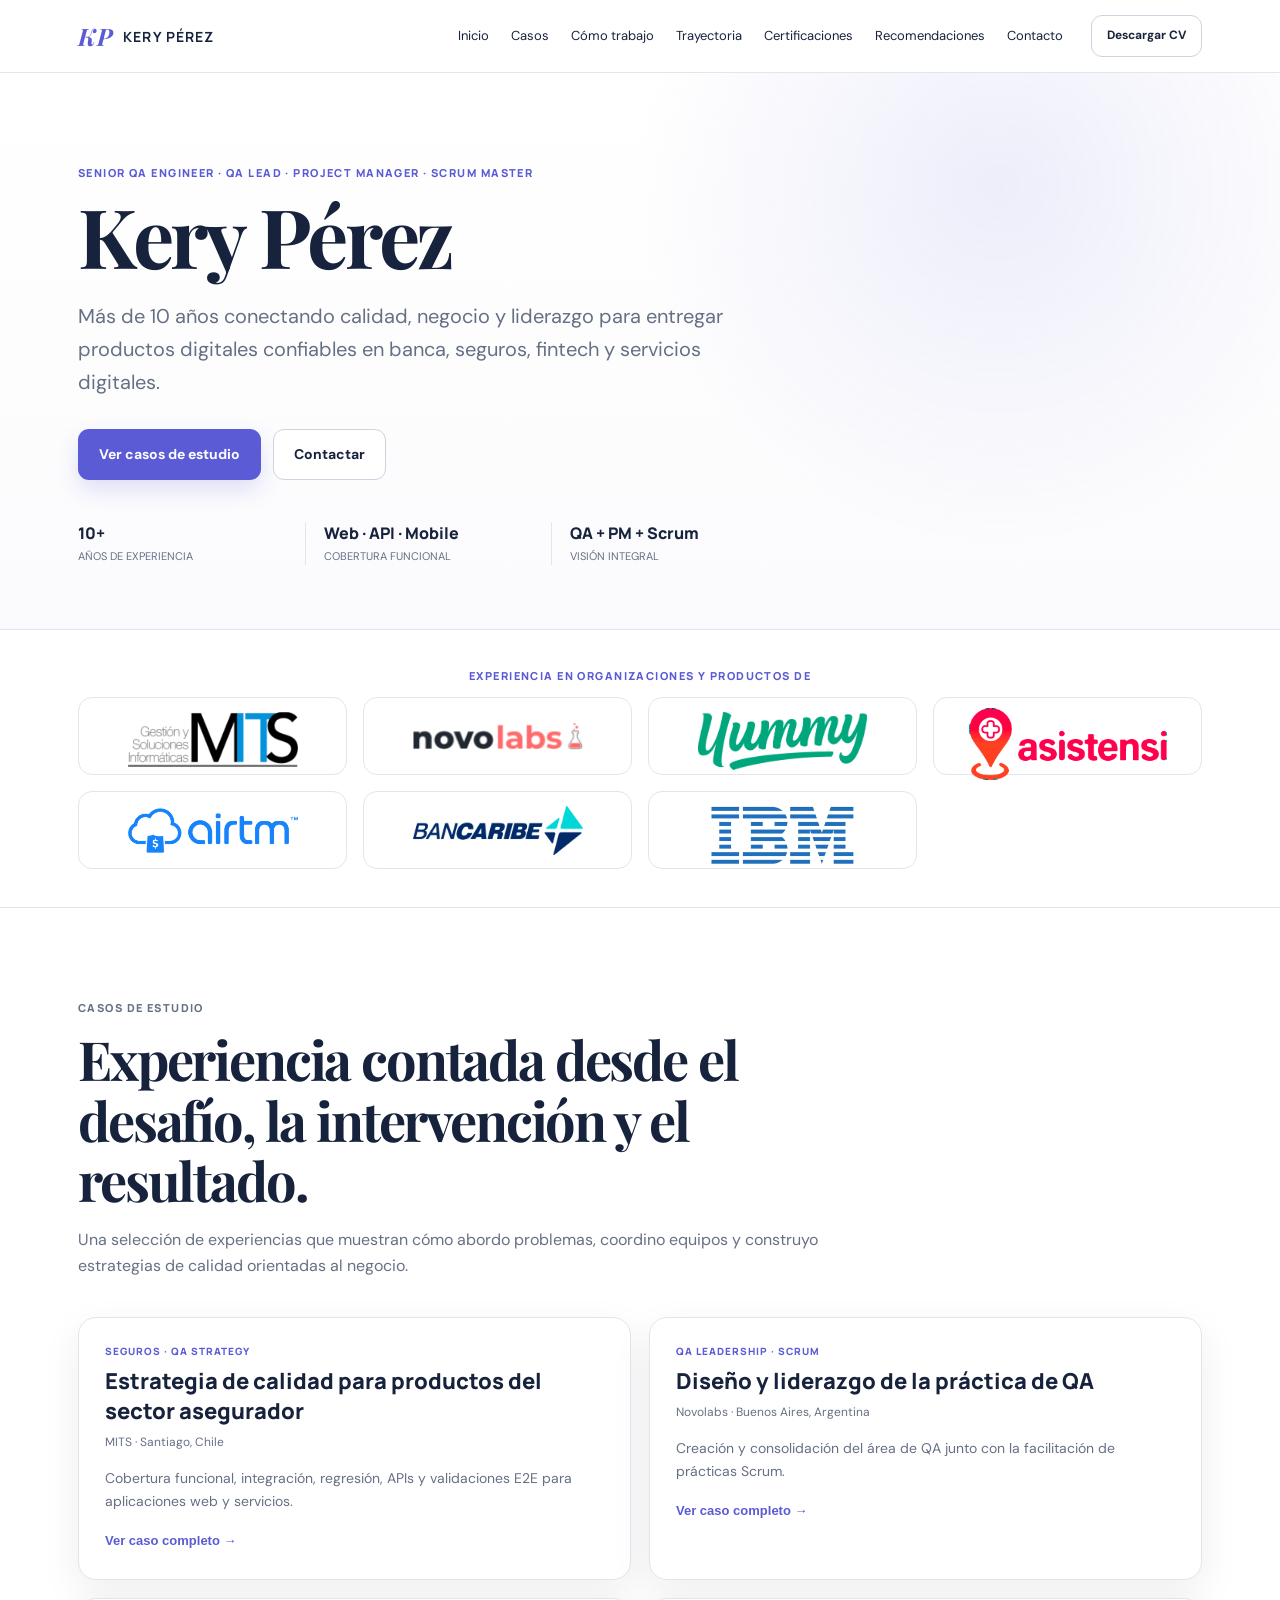
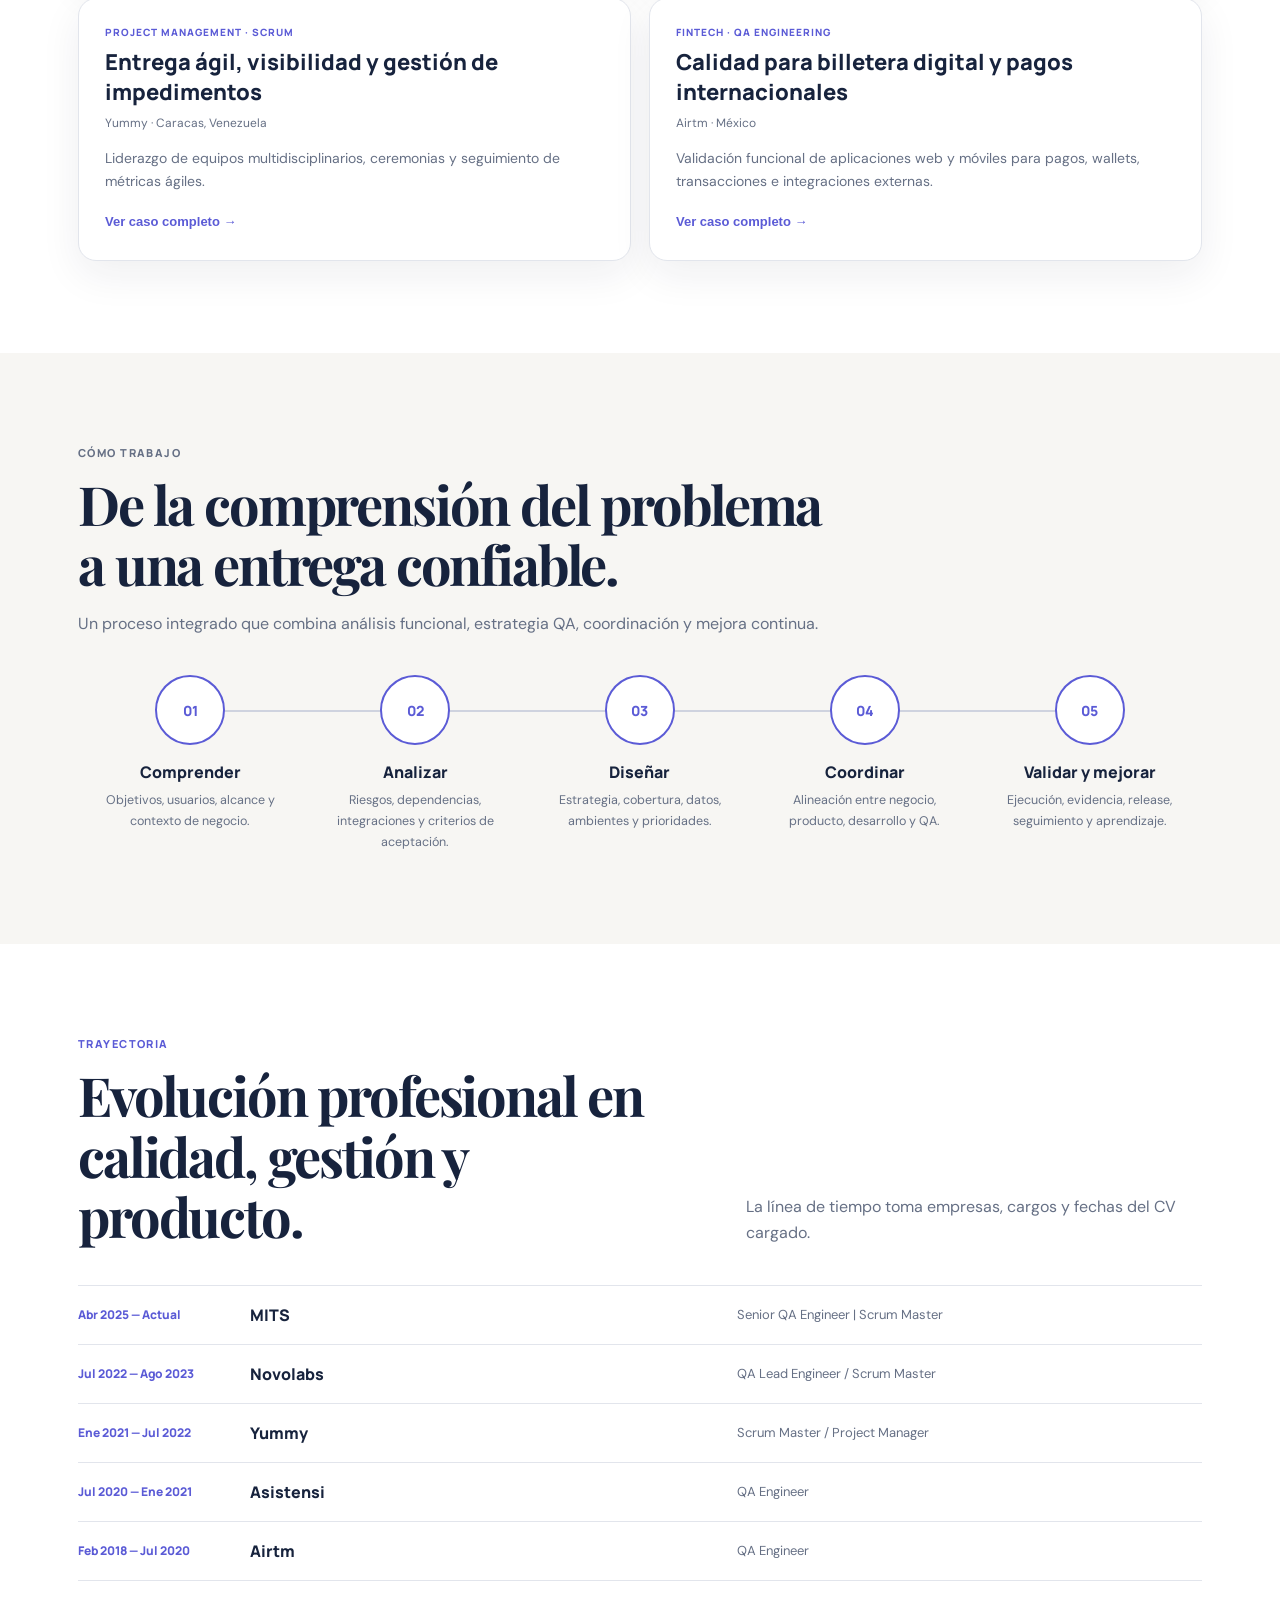
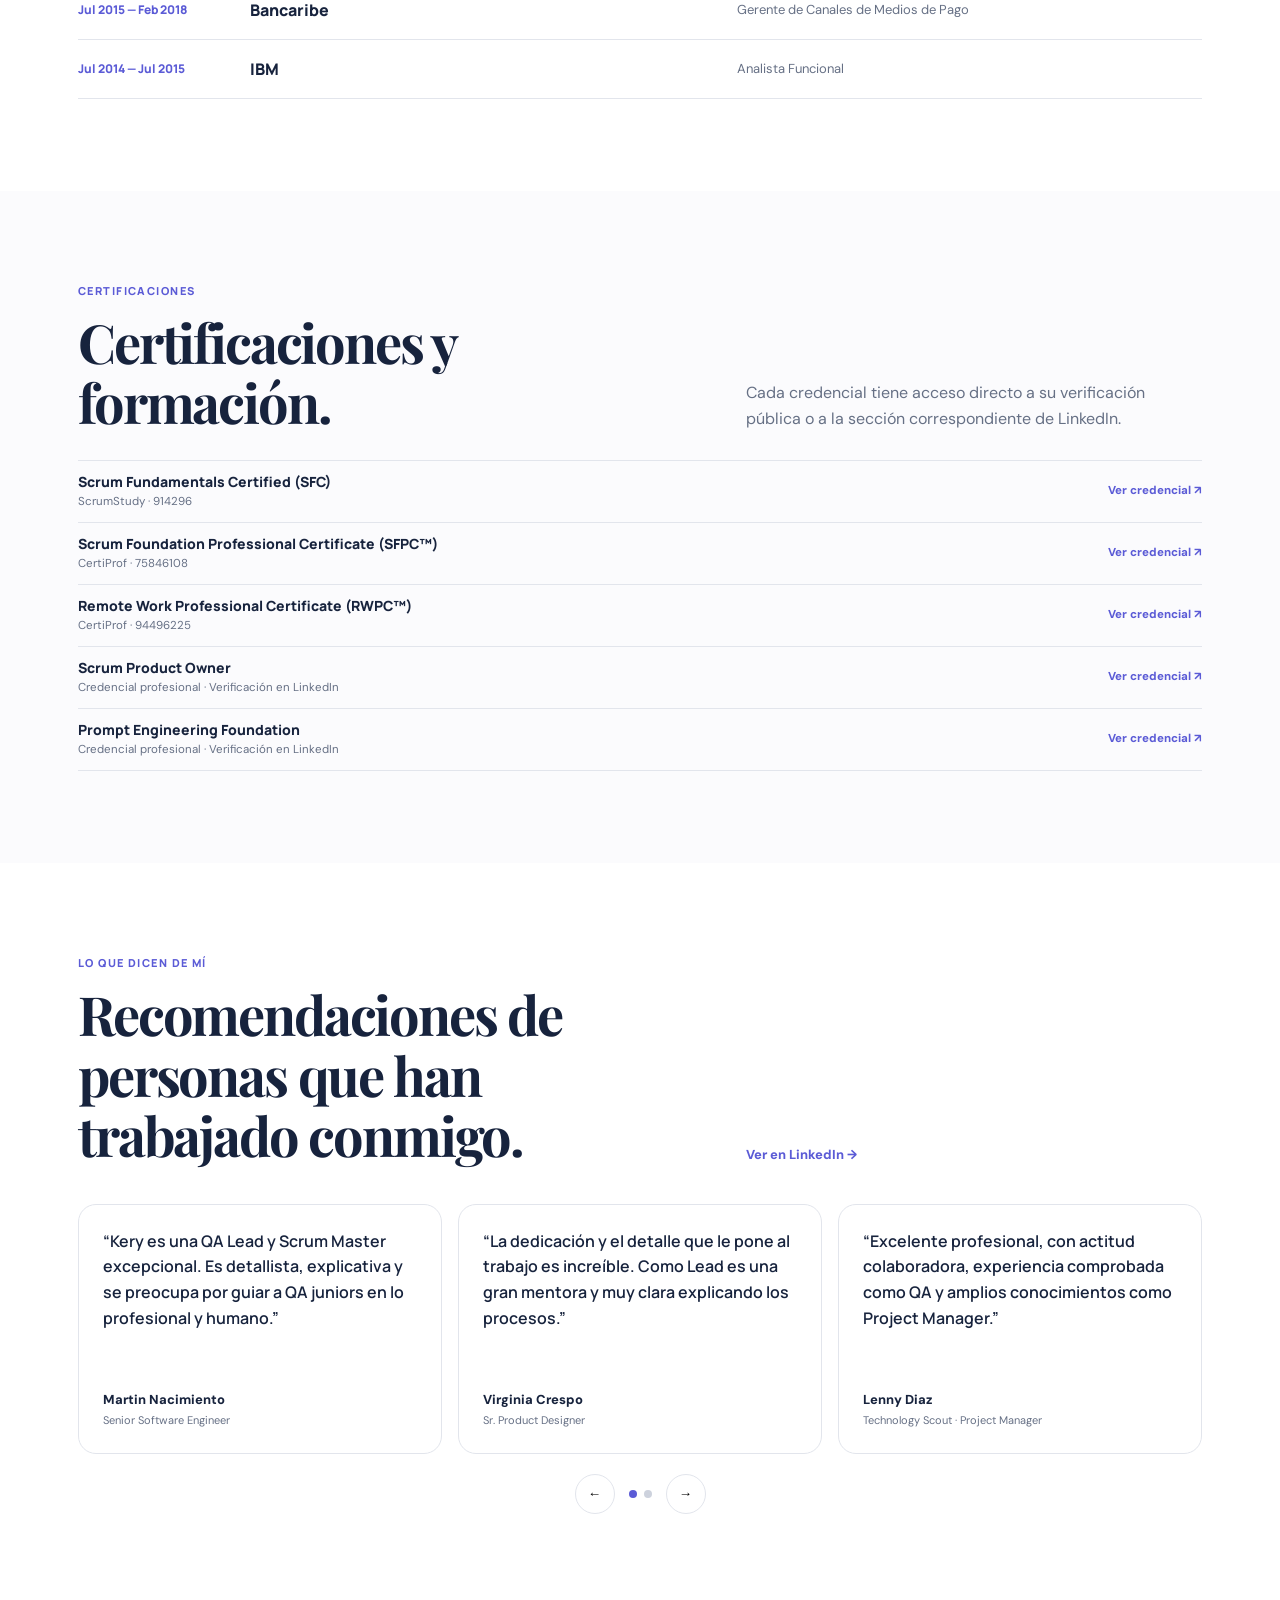
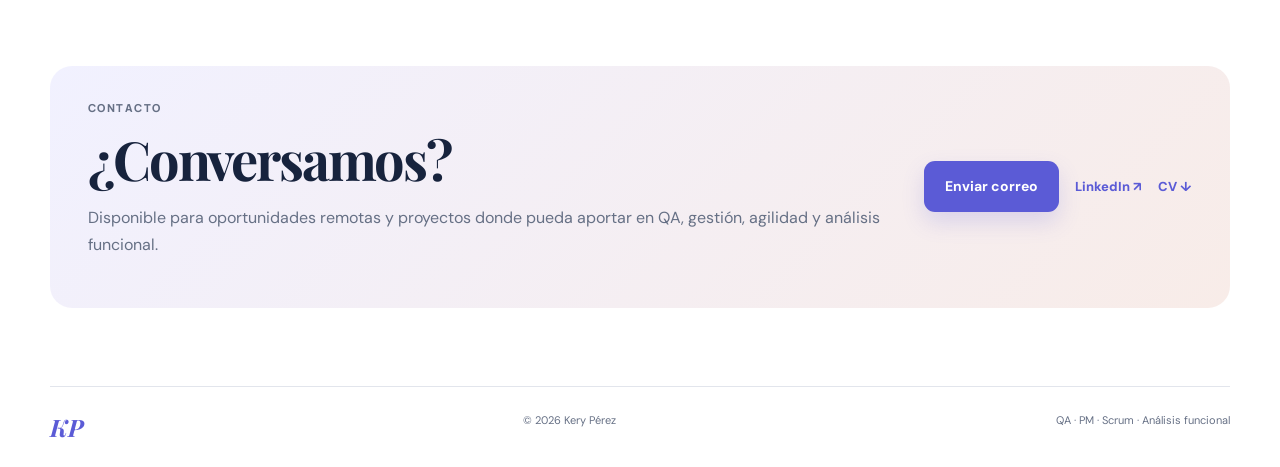
<file: index.html>
<!DOCTYPE html>
<html lang="es">
<head>
  <meta charset="UTF-8">
  <meta name="viewport" content="width=device-width, initial-scale=1.0">

  <title>Kery Pérez — QA Leadership · Project Management · Scrum</title>

  <meta
    name="description"
    content="Portafolio profesional de Kery Pérez: QA Leadership, Project Management, Scrum y análisis funcional para banca, seguros y fintech."
  >

  <link rel="preconnect" href="https://fonts.googleapis.com">
  <link rel="preconnect" href="https://fonts.gstatic.com" crossorigin>

  <link
    href="https://fonts.googleapis.com/css2?family=DM+Sans:wght@400;500;600;700&family=Manrope:wght@500;600;700;800&family=Playfair+Display:wght@600;700&display=swap"
    rel="stylesheet"
  >

  <link rel="stylesheet" href="assets/css/styles.css">
</head>

<body>

<header class="site-header">
  <div class="wrap nav">

    <a class="brand" href="#inicio">
      <span class="brand-mark">KP</span>
      <span>Kery Pérez</span>
    </a>

    <button
      class="nav-toggle"
      id="navToggle"
      aria-label="Abrir menú"
      type="button"
    >
      ☰
    </button>

    <nav class="nav-links" id="navLinks" aria-label="Navegación principal">
      <a href="#inicio">Inicio</a>
      <a href="#casos">Casos</a>
      <a href="#metodo">Cómo trabajo</a>
      <a href="#trayectoria">Trayectoria</a>
      <a href="#certificaciones">Certificaciones</a>
      <a href="#recomendaciones">Recomendaciones</a>
      <a href="#contacto">Contacto</a>
    </nav>

    <a
      class="btn btn-outline nav-cv"
      href="assets/docs/CV_Kery_Perez_2026.pdf"
      download
    >
      Descargar CV
    </a>

  </div>
</header>

<main>

  <!-- HERO -->
  <section class="hero" id="inicio">
    <div class="wrap hero-content">

      <div>
        <p class="eyebrow">
          Senior QA Engineer · QA Lead · Project Manager · Scrum Master
        </p>

        <h1>Kery Pérez</h1>

        <p class="hero-lede">
          Más de 10 años conectando calidad, negocio y liderazgo para entregar
          productos digitales confiables en banca, seguros, fintech y servicios
          digitales.
        </p>

        <div class="hero-actions">
          <a class="btn btn-primary" href="#casos">
            Ver casos de estudio
          </a>

          <a class="btn btn-secondary" href="#contacto">
            Contactar
          </a>
        </div>

        <div class="stats">

          <div>
            <strong>10+</strong>
            <span>Años de experiencia</span>
          </div>

          <div>
            <strong>Web · API · Mobile</strong>
            <span>Cobertura funcional</span>
          </div>

          <div>
            <strong>QA + PM + Scrum</strong>
            <span>Visión integral</span>
          </div>

        </div>
      </div>

    </div>
  </section>

  <!-- EMPRESAS -->
  <section class="company-section">
    <div class="wrap">

      <p class="section-label center">
        Experiencia en organizaciones y productos de
      </p>

      <div class="company-grid" id="companyGrid"></div>

    

    </div>
  </section>

  <!-- CASOS DE ESTUDIO -->
  <section class="section" id="casos">
  <div class="wrap">

    <div class="section-head cases-heading">
      <p class="section-label">Casos de estudio</p>

      <h2>
        Experiencia contada desde el desafío,
        la intervención y el resultado.
      </h2>

      <p class="cases-intro">
        Una selección de experiencias que muestran cómo abordo problemas,
        coordino equipos y construyo estrategias de calidad orientadas al negocio.
      </p>
    </div>

    <div class="case-grid" id="caseGrid"></div>

  </div>
</section>
  <!-- CÓMO TRABAJO -->
  <section class="section method-section" id="metodo">
    <div class="wrap">

      <div class="section-head">

        <p class="section-label">Cómo trabajo</p>

        <h2>
          De la comprensión del problema a una entrega confiable.
        </h2>

        <p>
          Un proceso integrado que combina análisis funcional, estrategia QA,
          coordinación y mejora continua.
        </p>

      </div>

      <div class="method-flow" id="methodFlow"></div>

    </div>
  </section>

  <!-- TRAYECTORIA -->
  <section class="section" id="trayectoria">
    <div class="wrap">

      <div class="section-head split">

        <div>
          <p class="section-label">Trayectoria</p>

          <h2>
            Evolución profesional en calidad, gestión y producto.
          </h2>
        </div>

        <p>
          La línea de tiempo toma empresas, cargos y fechas del CV cargado.
        </p>

      </div>

      <div class="timeline" id="timeline"></div>

    </div>
  </section>

  <!--
    CONTENEDOR OCULTO REQUERIDO POR EL JAVASCRIPT.
    No se muestra en pantalla, pero evita que app.js se detenga
    cuando intenta cargar los recursos.
  -->
  <div id="libraryGrid" hidden></div>

  <!-- CERTIFICACIONES -->
  <section
    class="section certification-section"
    id="certificaciones"
  >
    <div class="wrap">

      <div class="section-head split">

        <div>
          <p class="section-label">Certificaciones</p>

          <h2>
            Certificaciones y formación.
          </h2>
        </div>

        <p>
          Cada credencial tiene acceso directo a su verificación pública o a la
          sección correspondiente de LinkedIn.
        </p>

      </div>

      <div
        class="certification-list"
        id="certificationList"
      ></div>

    </div>
  </section>

  <!-- RECOMENDACIONES -->
  <section class="section" id="recomendaciones">
    <div class="wrap">

      <div class="section-head split">

        <div>
          <p class="section-label">Lo que dicen de mí</p>

          <h2>
            Recomendaciones de personas que han trabajado conmigo.
          </h2>
        </div>

        <a
          class="text-link"
          href="https://www.linkedin.com/in/kandreinaperez/details/recommendations/"
          target="_blank"
          rel="noopener noreferrer"
        >
          Ver en LinkedIn →
        </a>

      </div>

      <div class="carousel">
        <div
          class="recommendation-track"
          id="recommendationTrack"
        ></div>
      </div>

      <div class="carousel-controls">

        <button
          id="prevRec"
          aria-label="Recomendación anterior"
          type="button"
        >
          ←
        </button>

        <div id="recDots"></div>

        <button
          id="nextRec"
          aria-label="Siguiente recomendación"
          type="button"
        >
          →
        </button>

      </div>

    </div>
  </section>

  <!-- CONTACTO -->
  <section class="contact-section" id="contacto">
    <div class="wrap contact-card">

      <div>
        <p class="section-label">Contacto</p>

        <h2>¿Conversamos?</h2>

        <p>
          Disponible para oportunidades remotas y proyectos donde pueda aportar
          en QA, gestión, agilidad y análisis funcional.
        </p>
      </div>

      <div class="contact-actions">

        <a
          class="btn btn-primary"
          href="mailto:kery.aph@gmail.com"
        >
          Enviar correo
        </a>

        <a
          class="text-link"
          href="https://www.linkedin.com/in/kandreinaperez/"
          target="_blank"
          rel="noopener noreferrer"
        >
          LinkedIn ↗
        </a>

        <a
          class="text-link"
          href="assets/docs/CV_Kery_Perez_2026.pdf"
          download
        >
          CV ↓
        </a>

      </div>

    </div>
  </section>

</main>

<footer>
  <div class="wrap footer-inner">

    <span class="brand-mark">KP</span>

    <span>© 2026 Kery Pérez</span>

    <span>
      QA · PM · Scrum · Análisis funcional
    </span>

  </div>
</footer>

<script src="assets/js/data.js"></script>
<script src="assets/js/app.js"></script>

</body>
</html>
</file>
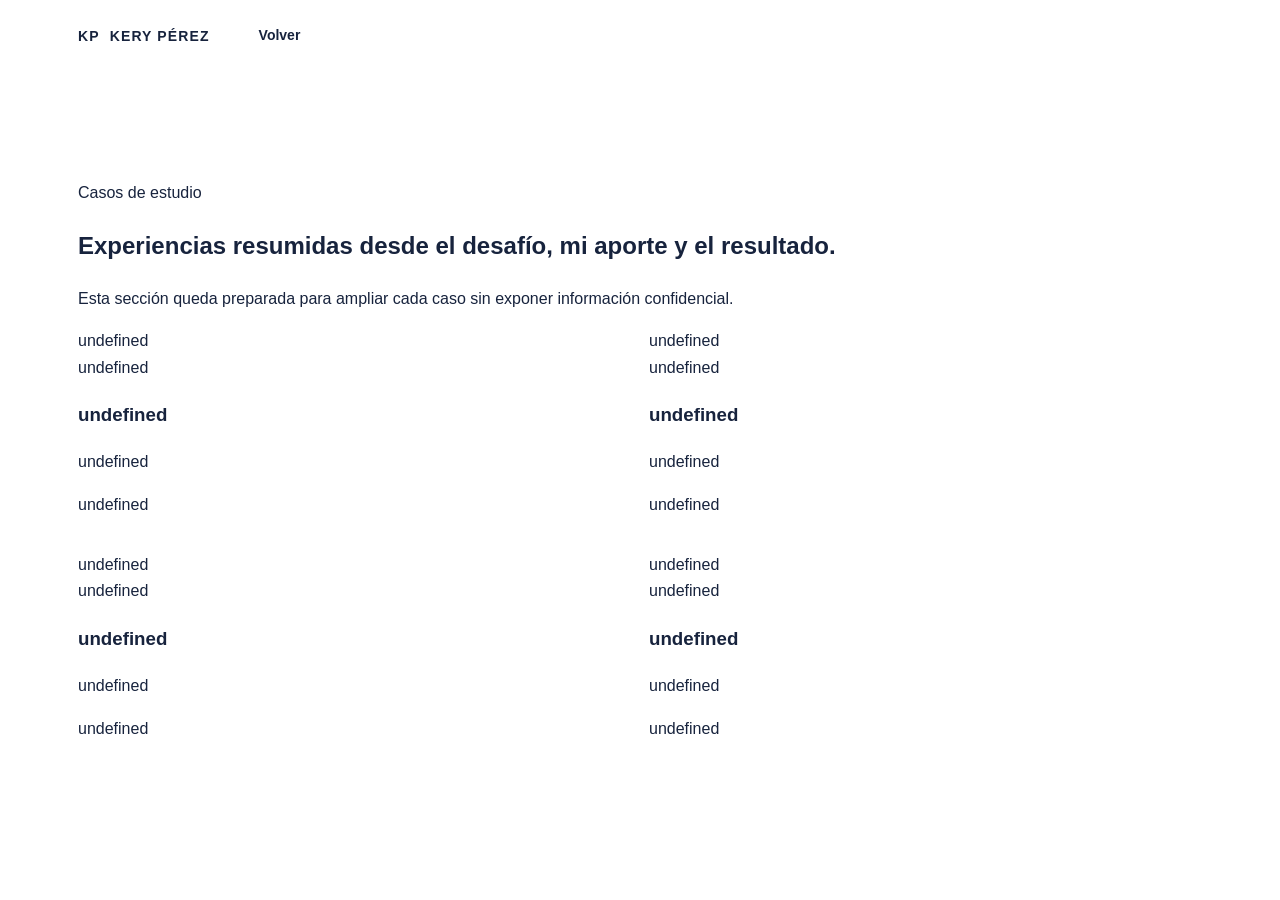
<file: projects/index.html>
<!doctype html><html lang="es"><head><meta charset="utf-8"><meta name="viewport" content="width=device-width,initial-scale=1"><title>Casos — Kery Pérez</title><link rel="stylesheet" href="../assets/css/styles.css"></head><body><header class="header"><div class="wrap nav"><a class="brand" href="../index.html"><span>KP</span>Kery Pérez</a><a class="btn outline" href="../index.html">Volver</a></div></header><main class="section"><div class="wrap"><p class="label">Casos de estudio</p><div class="head"><h2>Experiencias resumidas desde el desafío, mi aporte y el resultado.</h2><p>Esta sección queda preparada para ampliar cada caso sin exponer información confidencial.</p></div><div class="case-grid" id="cases"></div></div></main><script src="../assets/js/data.js"></script><script>document.querySelector('#cases').innerHTML=DATA.cases.map(x=>`<article class="card"><div class="icon">${x[0]}</div><div class="category">${x[1]}</div><h3>${x[2]}</h3><div class="client">${x[3]}</div><p>${x[4]}</p></article>`).join('')</script></body></html>
</file>
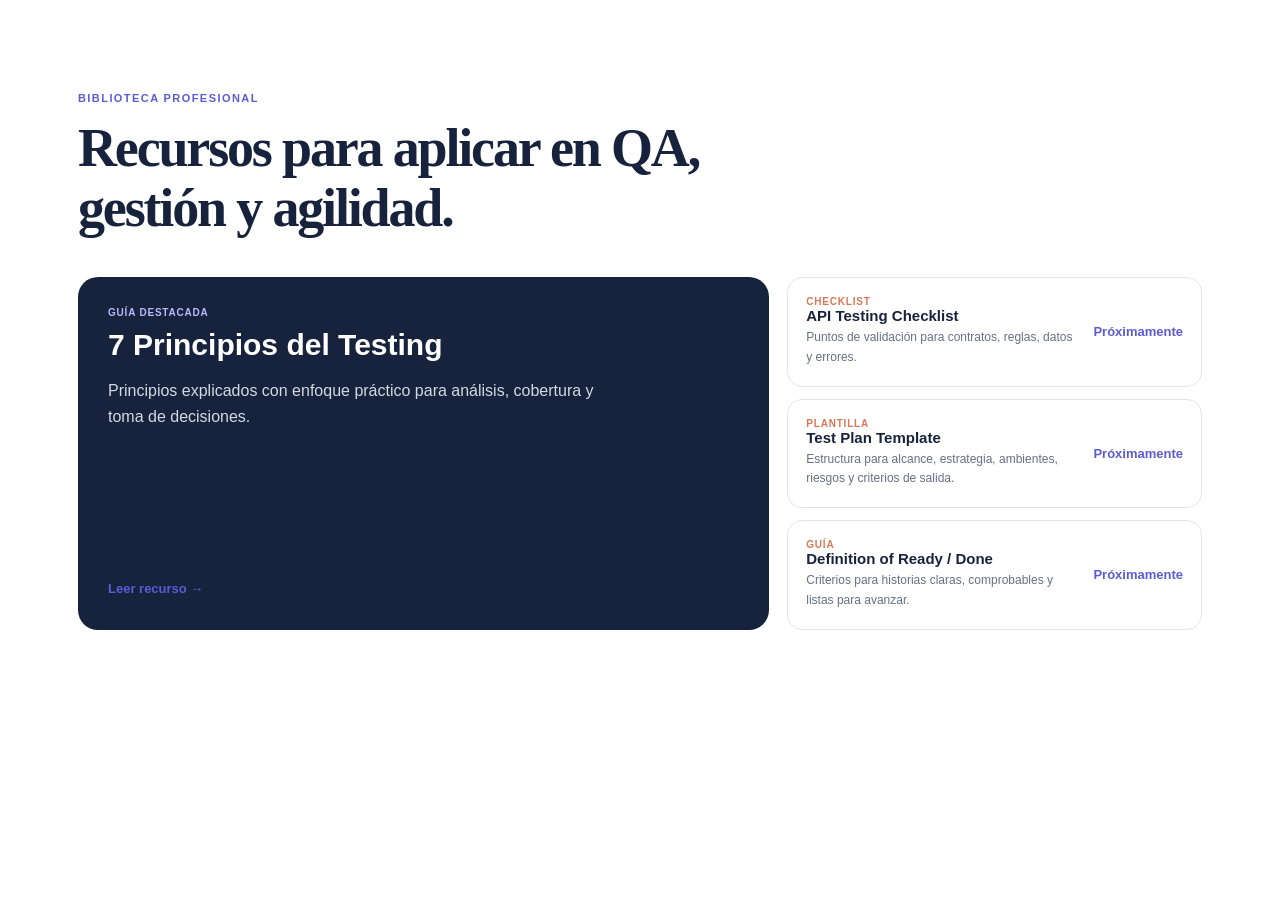
<file: resources/index.html>
<!doctype html><html lang="es"><head><meta charset="utf-8"><meta name="viewport" content="width=device-width,initial-scale=1"><title>Biblioteca profesional — Kery Pérez</title><link rel="stylesheet" href="../assets/css/styles.css"></head><body><main class="section"><div class="wrap"><p class="section-label">Biblioteca profesional</p><div class="section-head"><h2>Recursos para aplicar en QA, gestión y agilidad.</h2></div><div class="library-layout" id="libraryGrid"></div></div></main><script src="../assets/js/data.js"></script><script>const [f,...r]=DATA.resources;document.querySelector('#libraryGrid').innerHTML=`<article class="resource-feature"><div><div class="resource-type">${f.type}</div><h3>${f.title}</h3><p>${f.desc}</p></div><a class="text-link" href="7-principios-del-testing.html">Leer recurso →</a></article><div class="resource-list">${r.map(x=>`<article class="resource-row"><div><div class="resource-type">${x.type}</div><h3>${x.title}</h3><p>${x.desc}</p></div><span class="text-link">Próximamente</span></article>`).join('')}</div>`</script></body></html>
</file>
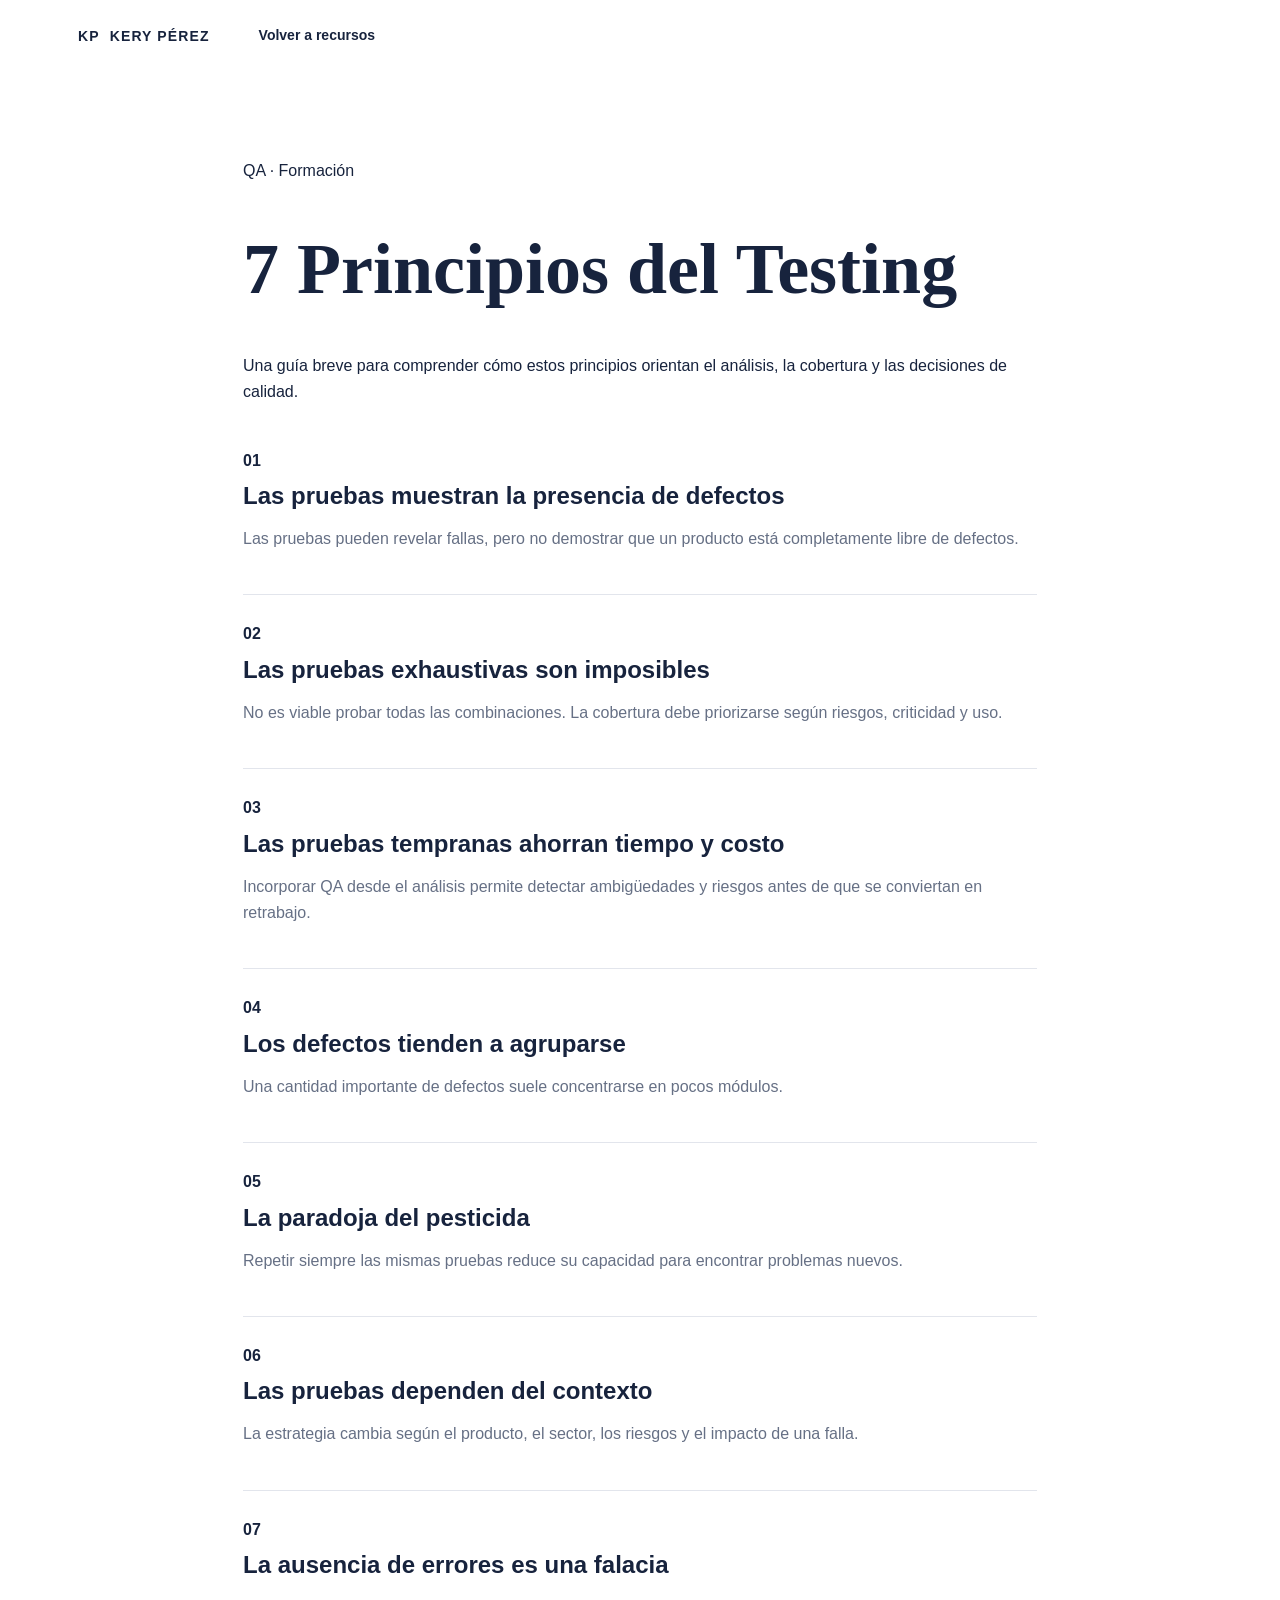
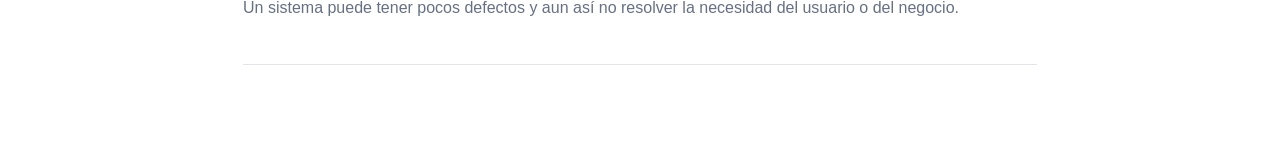
<file: resources/7-principios-del-testing.html>
<!doctype html><html lang="es"><head><meta charset="utf-8"><meta name="viewport" content="width=device-width,initial-scale=1"><title>7 Principios del Testing — Kery Pérez</title><link rel="stylesheet" href="../assets/css/styles.css"><style>.article{max-width:850px;margin:auto;padding:70px 28px 100px}.article h1{font:700 clamp(44px,6vw,72px)/1 var(--display)}.principle{padding:26px 0;border-bottom:1px solid var(--line)}.principle h2{font:700 24px var(--heading);margin:8px 0}.principle p{color:var(--muted)}</style></head><body><header class="header"><div class="wrap nav"><a class="brand" href="../index.html"><span>KP</span>Kery Pérez</a><a class="btn outline" href="index.html">Volver a recursos</a></div></header><main class="article"><p class="label">QA · Formación</p><h1>7 Principios del Testing</h1><p class="lede">Una guía breve para comprender cómo estos principios orientan el análisis, la cobertura y las decisiones de calidad.</p><section class="principle"><b>01</b><h2>Las pruebas muestran la presencia de defectos</h2><p>Las pruebas pueden revelar fallas, pero no demostrar que un producto está completamente libre de defectos.</p></section><section class="principle"><b>02</b><h2>Las pruebas exhaustivas son imposibles</h2><p>No es viable probar todas las combinaciones. La cobertura debe priorizarse según riesgos, criticidad y uso.</p></section><section class="principle"><b>03</b><h2>Las pruebas tempranas ahorran tiempo y costo</h2><p>Incorporar QA desde el análisis permite detectar ambigüedades y riesgos antes de que se conviertan en retrabajo.</p></section><section class="principle"><b>04</b><h2>Los defectos tienden a agruparse</h2><p>Una cantidad importante de defectos suele concentrarse en pocos módulos.</p></section><section class="principle"><b>05</b><h2>La paradoja del pesticida</h2><p>Repetir siempre las mismas pruebas reduce su capacidad para encontrar problemas nuevos.</p></section><section class="principle"><b>06</b><h2>Las pruebas dependen del contexto</h2><p>La estrategia cambia según el producto, el sector, los riesgos y el impacto de una falla.</p></section><section class="principle"><b>07</b><h2>La ausencia de errores es una falacia</h2><p>Un sistema puede tener pocos defectos y aun así no resolver la necesidad del usuario o del negocio.</p></section></main></body></html>
</file>
<file: assets/css/styles.css>
:root{--bg:#fff;--paper:#f7f6f3;--paper2:#f2f2fb;--text:#17233d;--muted:#667085;--line:#e2e5ec;--accent:#5b5bd6;--accent2:#d97757;--accentSoft:#ececff;--navy:#17233d;--shadow:0 14px 40px rgba(23,35,61,.07);--radius:20px;--display:'Playfair Display',serif;--heading:'Manrope',sans-serif;--body:'DM Sans',sans-serif;--container:1180px}*{box-sizing:border-box}html{scroll-behavior:smooth}body{margin:0;color:var(--text);background:var(--bg);font-family:var(--body);line-height:1.65}a{text-decoration:none;color:inherit}.wrap{max-width:var(--container);margin:auto;padding:0 28px}.section{padding:92px 0}.site-header{position:sticky;top:0;z-index:30;background:rgba(255,255,255,.93);backdrop-filter:blur(14px);border-bottom:1px solid var(--line)}.nav{height:72px;display:flex;align-items:center;gap:28px}.brand{display:flex;align-items:center;gap:10px;font:700 14px var(--heading);text-transform:uppercase;letter-spacing:.08em}.brand-mark{font:700 24px var(--display);font-style:italic;color:var(--accent)}.nav-links{margin-left:auto;display:flex;gap:22px}.nav-links a{font-size:13px}.nav-links a:hover{color:var(--accent)}.nav-toggle{display:none;border:0;background:none;font-size:22px}.btn{display:inline-flex;align-items:center;justify-content:center;padding:13px 20px;border-radius:11px;border:1px solid transparent;font-weight:700;font-size:14px}.btn-primary{background:var(--accent);color:white;box-shadow:0 10px 22px rgba(91,91,214,.18)}.btn-secondary,.btn-outline{background:white;border-color:#cfd3df}.nav-cv{padding:10px 15px;font-size:12px}.hero{padding:92px 0 64px;background:radial-gradient(circle at 78% 20%,rgba(91,91,214,.10),transparent 33%),linear-gradient(180deg,#fff,#fbfbfd)}.hero-grid{display:grid;grid-template-columns:1.08fr .92fr;gap:72px;align-items:center}.eyebrow,.section-label{color:var(--accent);font:800 11px var(--heading);letter-spacing:.13em;text-transform:uppercase;margin:0 0 14px}.center{text-align:center}.hero h1,.section-head h2,.contact-card h2{font:700 clamp(48px,7vw,82px)/1 var(--display);letter-spacing:-.04em;margin:0}.section-head h2,.contact-card h2{font-size:clamp(34px,4.8vw,54px);line-height:1.12}.hero-lede{font-size:20px;color:var(--muted);max-width:650px;margin:24px 0 0}.hero-actions{display:flex;gap:12px;margin-top:30px}.stats{display:grid;grid-template-columns:repeat(3,1fr);gap:18px;margin-top:42px}.stats div{border-right:1px solid var(--line);padding-right:14px}.stats div:last-child{border:0}.stats strong{display:block;font:800 16px var(--heading)}.stats span{display:block;color:var(--muted);font-size:11px;text-transform:uppercase;margin-top:3px}.hero-card{position:relative}.portrait-frame{height:470px;border-radius:38px;background:linear-gradient(145deg,#ececff,#f5e8e3);overflow:hidden;display:grid;place-items:center}.portrait-frame img{width:100%;height:100%;object-fit:cover}.portrait-placeholder{text-align:center}.portrait-placeholder span{display:block;color:var(--muted);font-size:12px;margin-top:6px}.hero-card blockquote{position:absolute;right:-10px;bottom:18px;background:white;border:1px solid var(--line);box-shadow:var(--shadow);border-radius:14px;padding:18px 22px;max-width:310px;margin:0;font-size:15px}.company-section{padding:38px 0;border-top:1px solid var(--line);border-bottom:1px solid var(--line)}.company-grid{display:grid;grid-template-columns:repeat(4,1fr);gap:16px}.company{height:78px;border:1px solid var(--line);border-radius:14px;background:white;display:grid;place-items:center;padding:10px}.company img{max-width:120px;max-height:42px}.company-fallback{font:800 18px var(--heading);color:var(--navy)}.logo-note{text-align:center;color:var(--muted);font-size:11px;margin:16px 0 0}.section-head{max-width:760px;margin-bottom:38px}.section-head>p{color:var(--muted)}.section-head.split{max-width:none;display:grid;grid-template-columns:1fr .75fr;gap:60px;align-items:end}.section-head.split>p{margin:0}.case-grid{display:grid;grid-template-columns:repeat(2,1fr);gap:18px}.case-card{border:1px solid var(--line);border-radius:18px;background:white;box-shadow:var(--shadow);overflow:hidden}.case-summary{padding:26px}.case-kicker{font:800 10px var(--heading);letter-spacing:.1em;text-transform:uppercase;color:var(--accent)}.case-card h3{font:800 22px/1.35 var(--heading);margin:9px 0 0}.case-client{font-size:12px;color:var(--muted);margin-top:6px}.case-summary p{color:var(--muted);font-size:14px}.case-toggle{border:0;background:none;padding:0;color:var(--accent);font-weight:800;font-size:13px}.case-detail{display:none;padding:0 26px 26px;border-top:1px solid var(--line)}.case-detail.open{display:grid;grid-template-columns:repeat(2,1fr);gap:18px;padding-top:22px}.detail-block h4{font:800 10px var(--heading);text-transform:uppercase;letter-spacing:.08em;color:var(--accent2);margin:0 0 6px}.detail-block p{margin:0;font-size:13.5px}.detail-result{grid-column:1/-1;background:var(--paper2);padding:16px;border-radius:12px;font-size:13.5px}.method-section{background:var(--paper)}.method-flow{display:grid;grid-template-columns:repeat(5,1fr);gap:0;position:relative}.method-flow:before{content:'';position:absolute;left:8%;right:8%;top:35px;height:2px;background:#cfd3df}.method-step{position:relative;text-align:center;padding:0 14px}.method-node{width:70px;height:70px;border-radius:50%;margin:0 auto;background:white;border:2px solid var(--accent);display:grid;place-items:center;position:relative;z-index:1;font:800 14px var(--heading);color:var(--accent)}.method-step h3{font:800 16px var(--heading);margin:16px 0 0}.method-step p{font-size:12.5px;color:var(--muted);margin:7px 0 0}.timeline{display:grid;gap:0;border-top:1px solid var(--line)}.timeline-item{display:grid;grid-template-columns:150px 1fr 1fr;gap:22px;padding:18px 0;border-bottom:1px solid var(--line);align-items:center}.timeline-item .period{font:800 12px var(--heading);color:var(--accent)}.timeline-item h3{font:800 16px var(--heading);margin:0}.timeline-item p{color:var(--muted);font-size:13px;margin:0}.library-section{background:var(--paper2)}.library-layout{display:grid;grid-template-columns:1.25fr .75fr;gap:18px}.resource-feature{background:var(--navy);color:white;border-radius:20px;padding:30px;min-height:300px;display:flex;flex-direction:column;justify-content:space-between}.resource-feature .resource-type{color:#b8b8ff}.resource-feature h3{font:800 30px var(--heading);margin:10px 0}.resource-feature p{color:#d4d9e3;max-width:520px}.resource-list{display:grid;gap:12px}.resource-row{background:white;border:1px solid var(--line);border-radius:15px;padding:18px;display:grid;grid-template-columns:1fr auto;gap:12px;align-items:center}.resource-row h3{font:800 15px var(--heading);margin:0}.resource-row p{font-size:12px;color:var(--muted);margin:4px 0 0}.resource-type{font:800 10px var(--heading);text-transform:uppercase;letter-spacing:.08em;color:var(--accent2)}.text-link{color:var(--accent);font-weight:800;font-size:13px}.carousel{overflow:hidden}.recommendation-track{display:flex;transition:transform .4s ease}.recommendation-page{min-width:100%;display:grid;grid-template-columns:repeat(3,1fr);gap:16px}.recommendation{border:1px solid var(--line);border-radius:18px;padding:24px;background:white;min-height:250px;display:flex;flex-direction:column;justify-content:space-between}.recommendation blockquote{font:600 16px/1.6 var(--heading);margin:0}.recommendation .name{font-weight:800;font-size:13px}.recommendation .role{font-size:11px;color:var(--muted)}.carousel-controls{display:flex;justify-content:center;align-items:center;gap:14px;margin-top:20px}.carousel-controls button{width:40px;height:40px;border-radius:50%;border:1px solid var(--line);background:white}.carousel-controls #recDots{display:flex;gap:7px}.dot{width:8px;height:8px;border-radius:50%;background:#cdd2dd}.dot.active{background:var(--accent)}.contact-section{padding:60px 0 78px}.contact-card{background:linear-gradient(135deg,#f1f1ff,#f8ece8);border-radius:22px;padding:34px 38px;display:grid;grid-template-columns:1fr auto;gap:30px;align-items:center}.contact-card p{color:var(--muted)}.contact-actions{display:flex;gap:16px;align-items:center}.footer-inner{border-top:1px solid var(--line);padding:24px 0;display:flex;justify-content:space-between;gap:16px;color:var(--muted);font-size:11px}@media(max-width:900px){.nav-links{display:none;position:absolute;top:72px;left:0;right:0;background:white;padding:18px 28px;border-bottom:1px solid var(--line);flex-direction:column}.nav-links.open{display:flex}.nav-toggle{display:block;margin-left:auto}.nav-cv{display:none}.hero-grid,.section-head.split,.library-layout,.contact-card{grid-template-columns:1fr}.company-grid{grid-template-columns:repeat(2,1fr)}.method-flow{grid-template-columns:repeat(2,1fr);gap:24px}.method-flow:before{display:none}.recommendation-page{grid-template-columns:1fr}.timeline-item{grid-template-columns:1fr}.case-grid{grid-template-columns:1fr}}@media(max-width:600px){.wrap{padding:0 20px}.section{padding:70px 0}.stats{grid-template-columns:1fr}.hero-actions,.contact-actions{flex-wrap:wrap}.portrait-frame{height:390px}.company-grid{grid-template-columns:1fr}.case-detail.open{grid-template-columns:1fr}.detail-result{grid-column:auto}}

.company img{width:100%;max-width:150px;max-height:52px;object-fit:contain}
.portrait-frame img{object-position:center 20%}







@media(max-width:600px){
  
  
}

/* Ajustes de fotografía y logos - versión final */
.portrait-frame{
  background:#f7f7fb;
}
.portrait-frame img{
  object-fit:cover;
  object-position:center 16%;
  filter:none;
}
.company{
  padding:14px;
}
.company img{
  width:100%;
  max-width:170px;
  max-height:58px;
  object-fit:contain;
}
@media(max-width:600px){
  .portrait-frame img{object-position:center 12%}
}
.hero-quote blockquote{
    background:#fff;
    padding:2rem;
    border-radius:20px;
    box-shadow:0 18px 45px rgba(30,41,59,.08);
    border-left:5px solid #5B5CE2;
    font-size:1.15rem;
    line-height:1.8;
    color:#24304a;
    font-style:italic;
    max-width:420px;
}
.company img[src*="asistensi"]{
  max-width: 190px;
  max-height: 64px;
  width: 100%;
  object-fit: contain;
  transform: scale(1.12);
}
.hero-grid{
    display:block;
}

.hero-grid > div:first-child{
    max-width:760px;
}

.hero-grid > aside{
    display:none;
}

.hero .stats{
    max-width:720px;
}
#recursos{
  display:none !important;
}

/* Ajustes finales del portafolio */
#recursos{
  display:none !important;
}

.hero-content{
  min-height:auto;
}

.hero-content > div{
  max-width:760px;
}

@media(max-width:600px){
  .certification-section .section-head{
    margin-bottom:24px;
  }
}


/* =========================================================
   CERTIFICACIONES — LISTA COMPACTA
   ========================================================= */
#certificaciones.certification-section{
  background:#fbfbfd;
}

#certificaciones .section-head{
  margin-bottom:28px;
}

#certificaciones .certification-list{
  display:flex;
  flex-direction:column;
  gap:0;
  border-top:1px solid var(--line);
}

#certificaciones .certification-row{
  display:grid;
  grid-template-columns:minmax(0,1fr) auto;
  align-items:center;
  gap:18px;
  padding:12px 0;
  border-bottom:1px solid var(--line);
  background:transparent;
  border-radius:0;
  box-shadow:none;
  transition:color .2s ease;
}

#certificaciones .certification-row:hover{
  padding-left:0;
  transform:none;
  box-shadow:none;
  background:transparent;
  color:var(--accent);
}

#certificaciones .certification-title{
  margin:0;
  font:800 14px/1.35 var(--heading);
  color:var(--text);
}

#certificaciones .certification-meta{
  margin-top:2px;
  color:var(--muted);
  font-size:11.5px;
  line-height:1.4;
}

#certificaciones .certification-action{
  display:inline-flex;
  align-items:center;
  padding:0;
  background:transparent;
  border:0;
  color:var(--accent);
  font-weight:800;
  font-size:11.5px;
  white-space:nowrap;
}

@media(max-width:600px){
  #certificaciones .certification-row{
    grid-template-columns:1fr;
    gap:4px;
    padding:11px 0;
  }

  #certificaciones .certification-action{
    width:max-content;
  }
}
</file>
